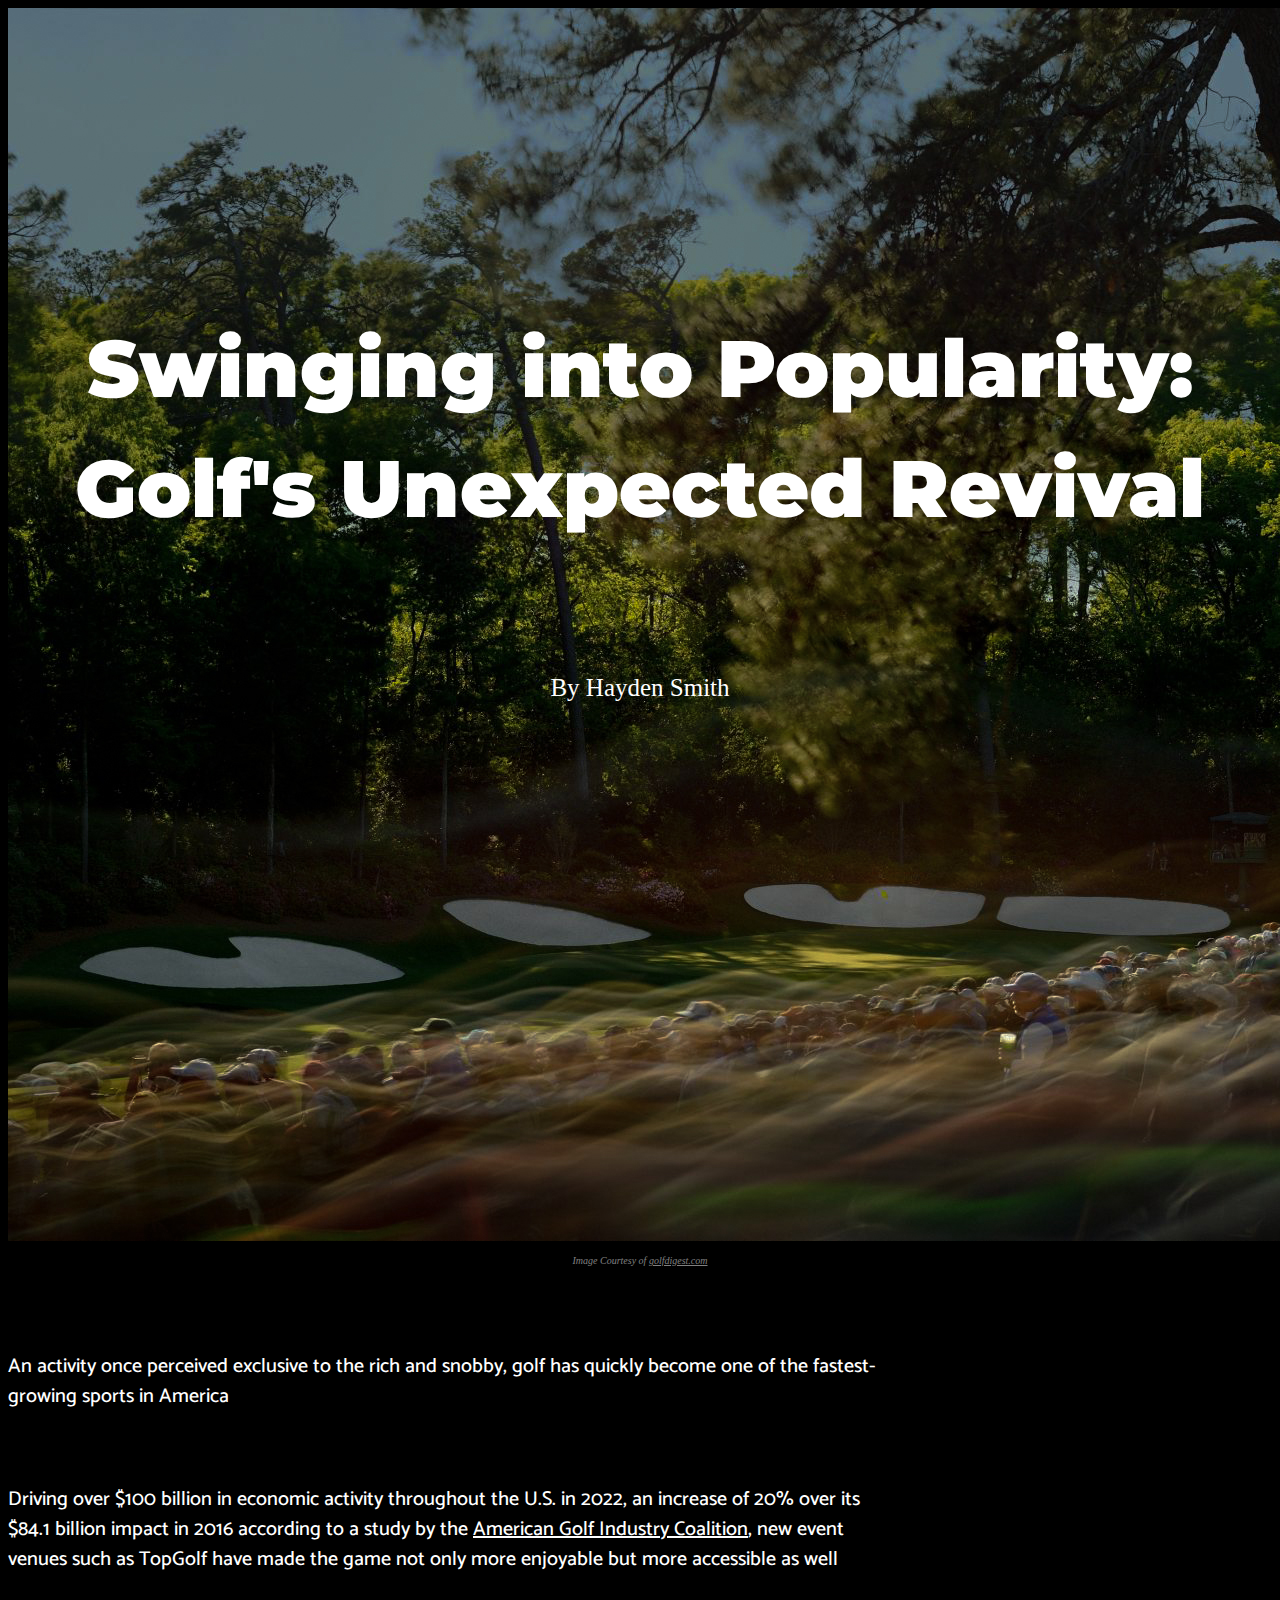
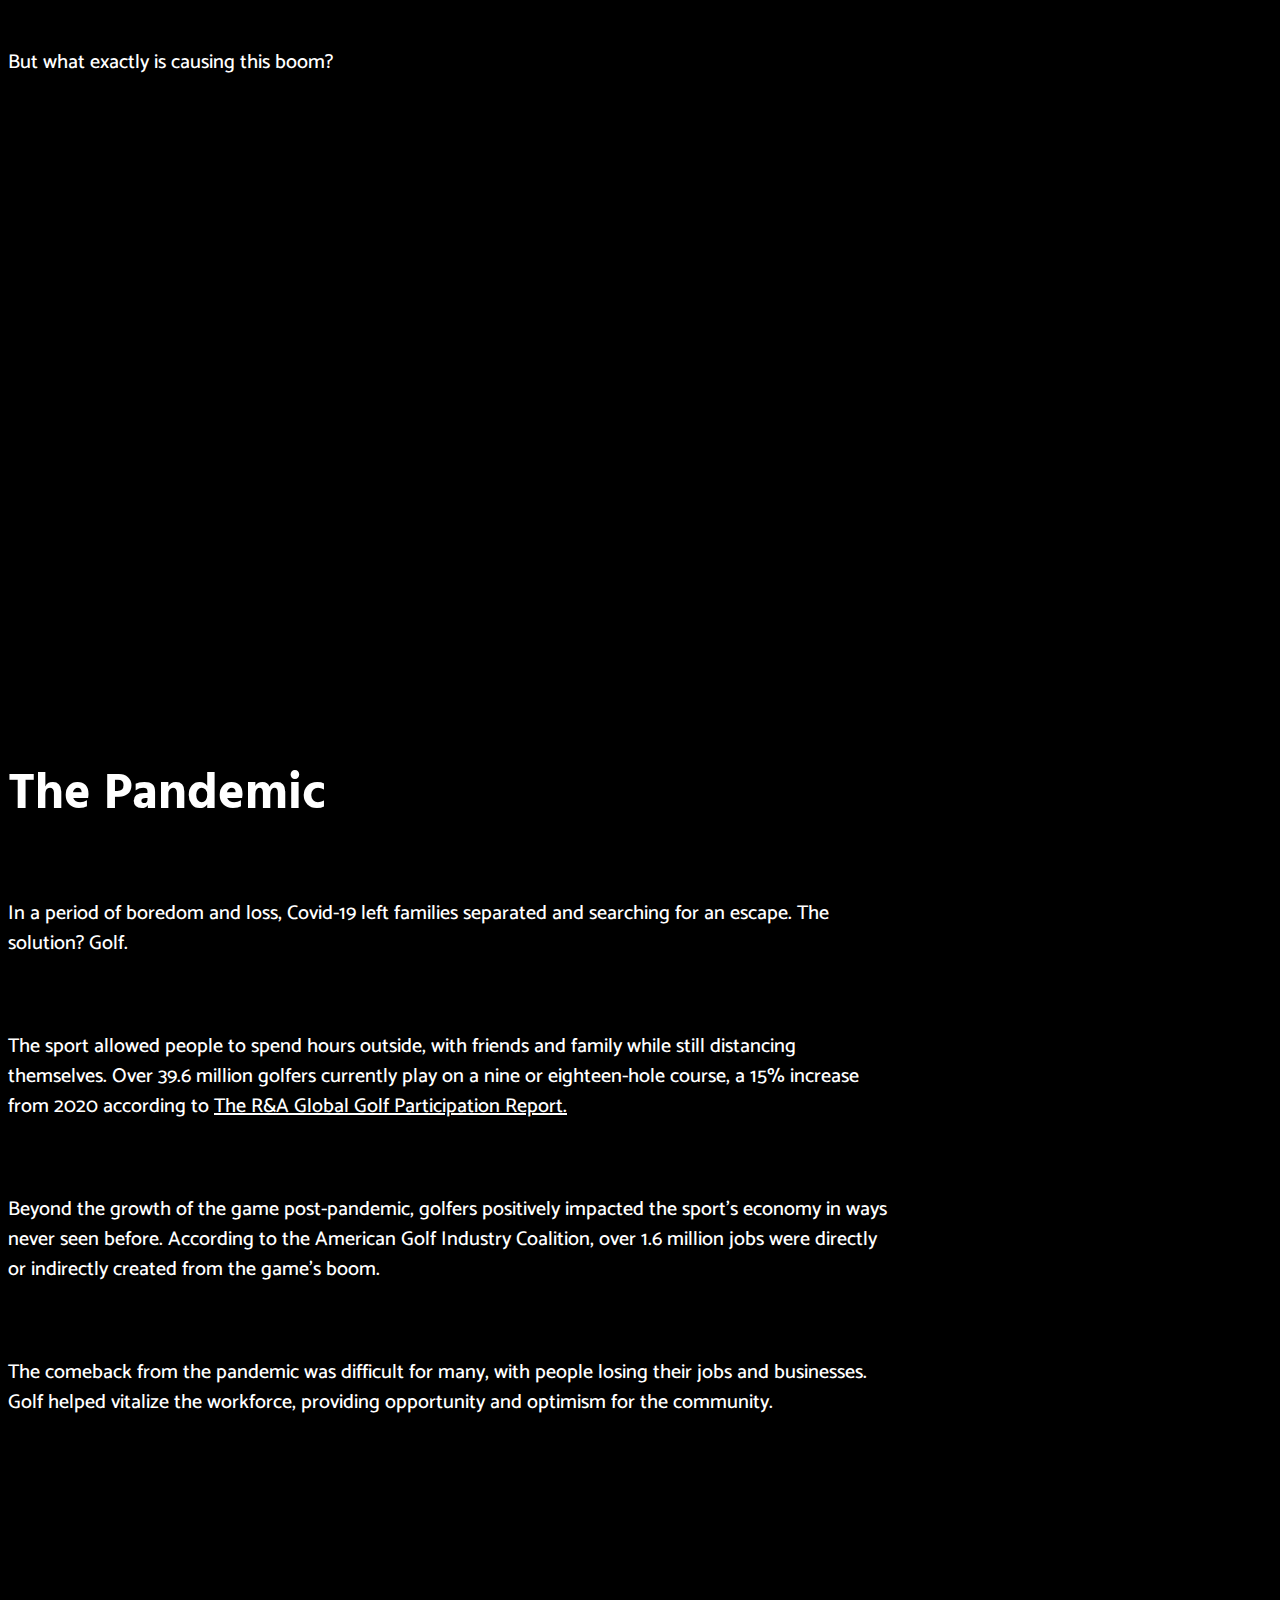
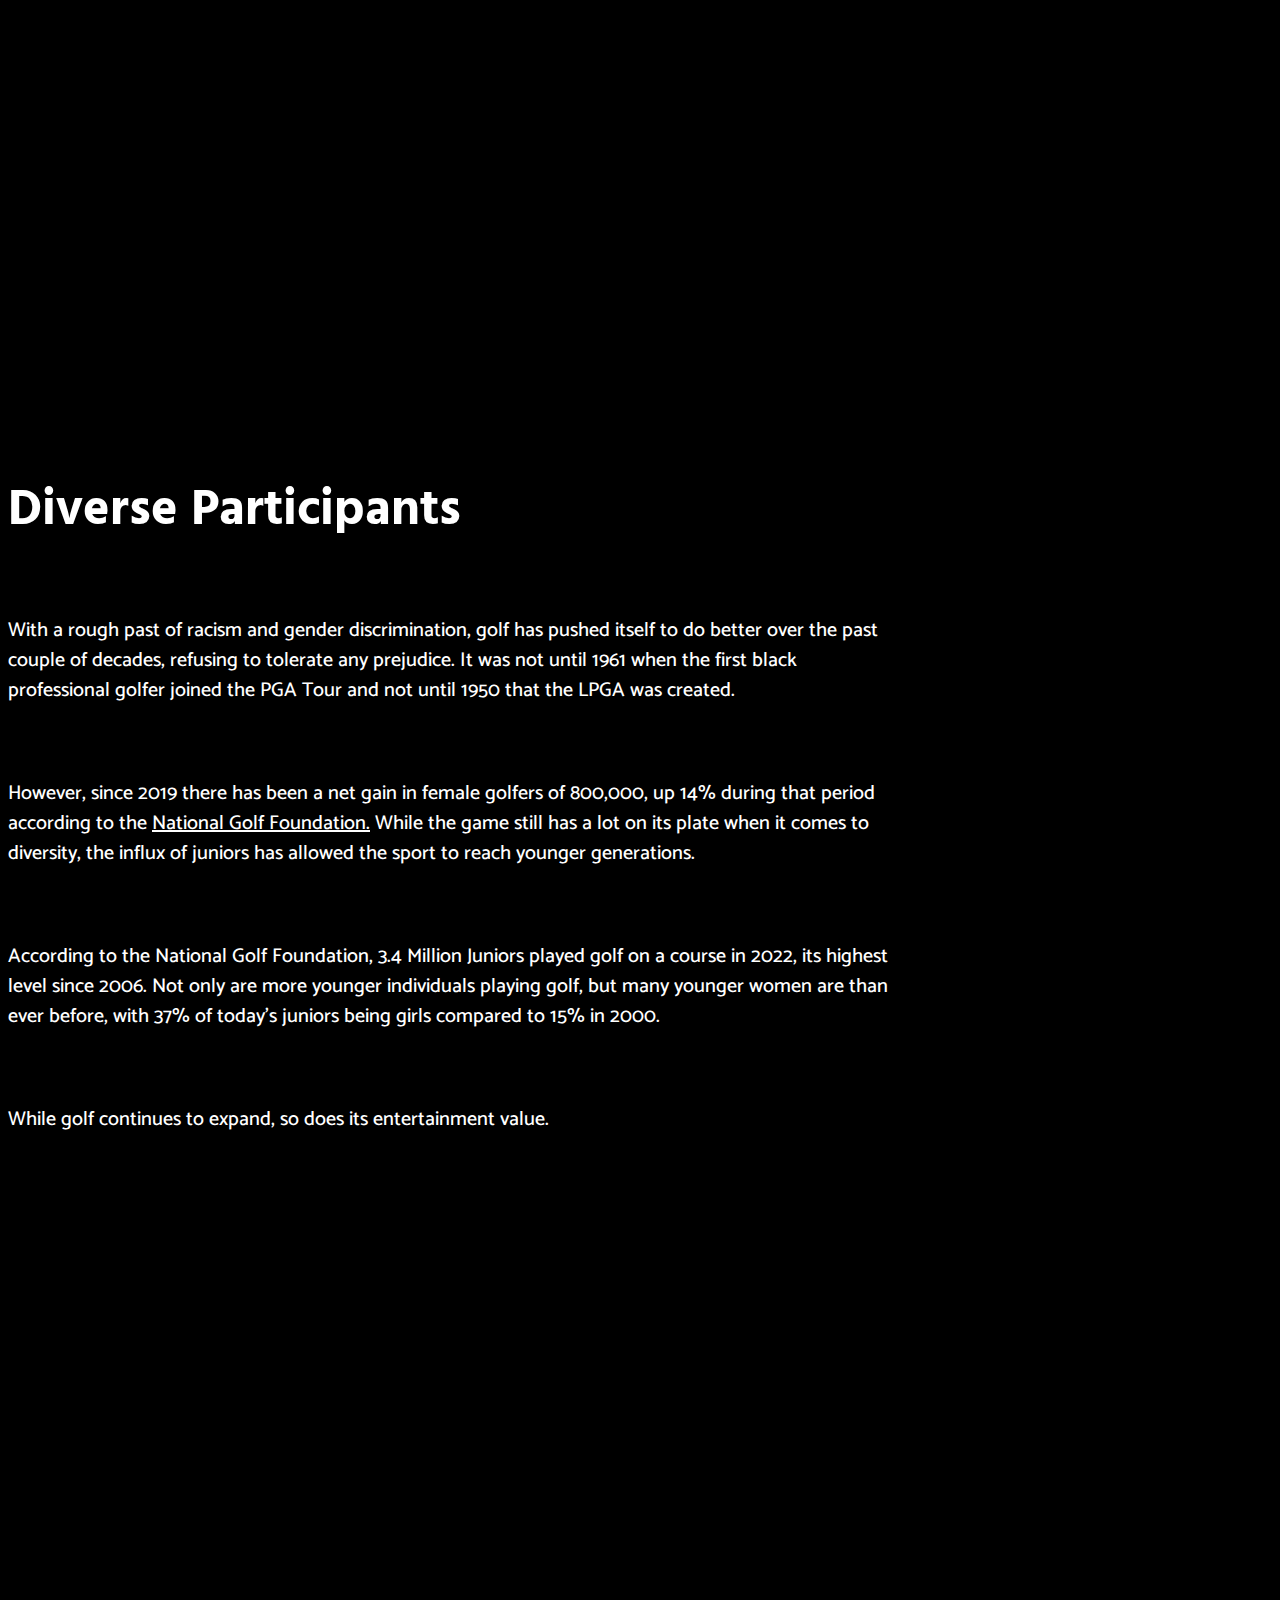
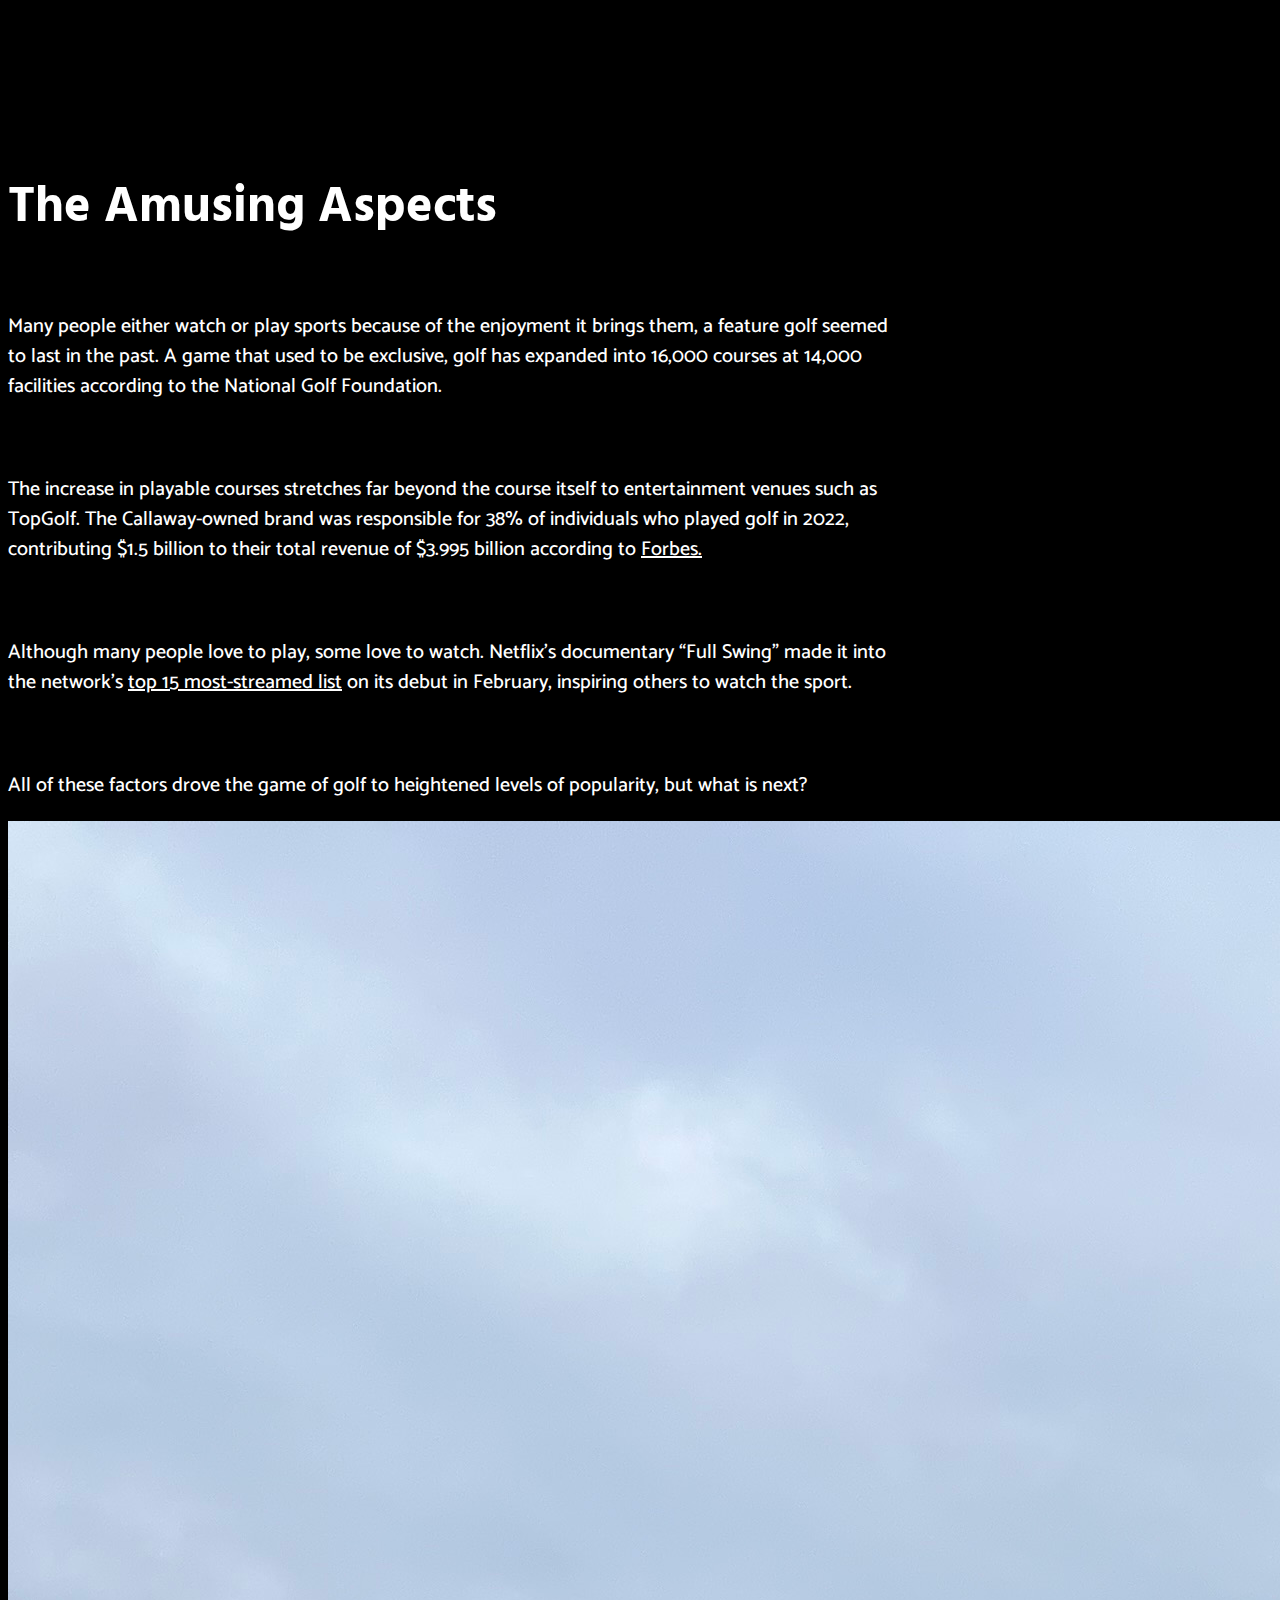
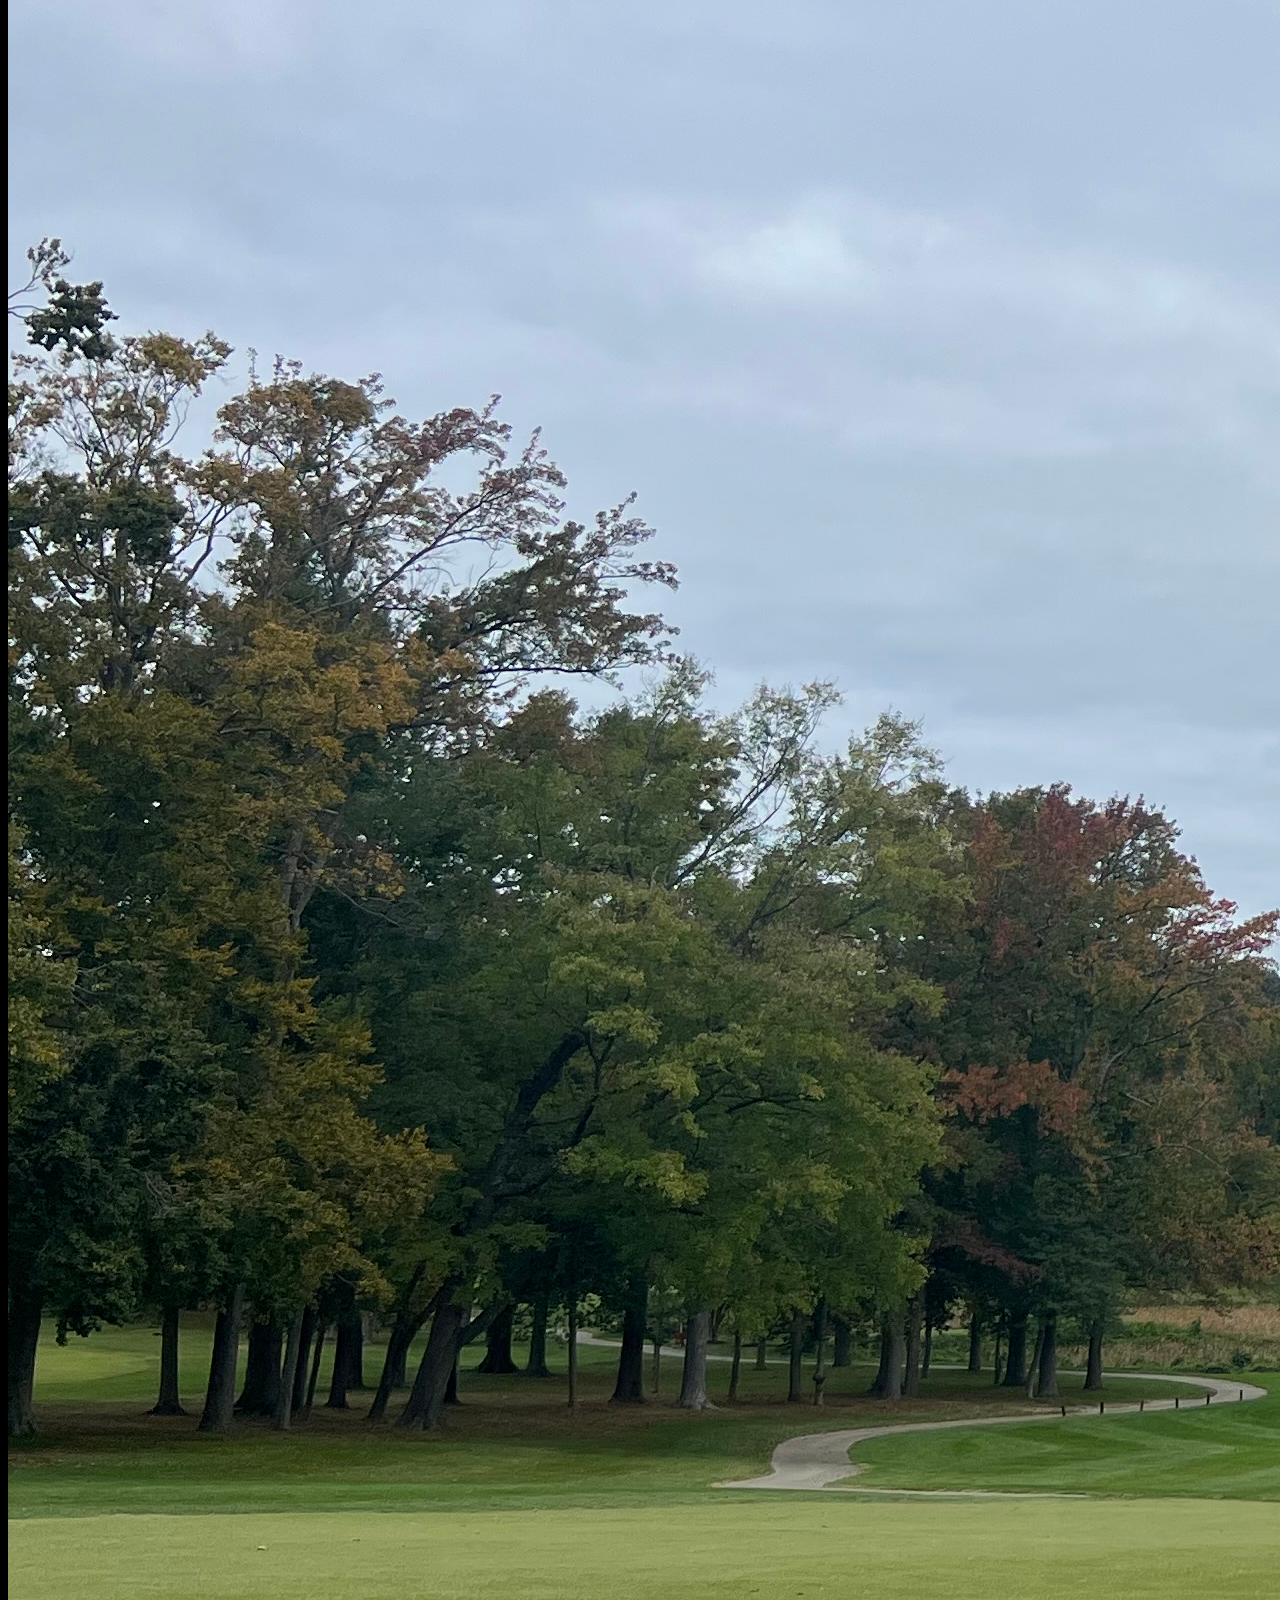
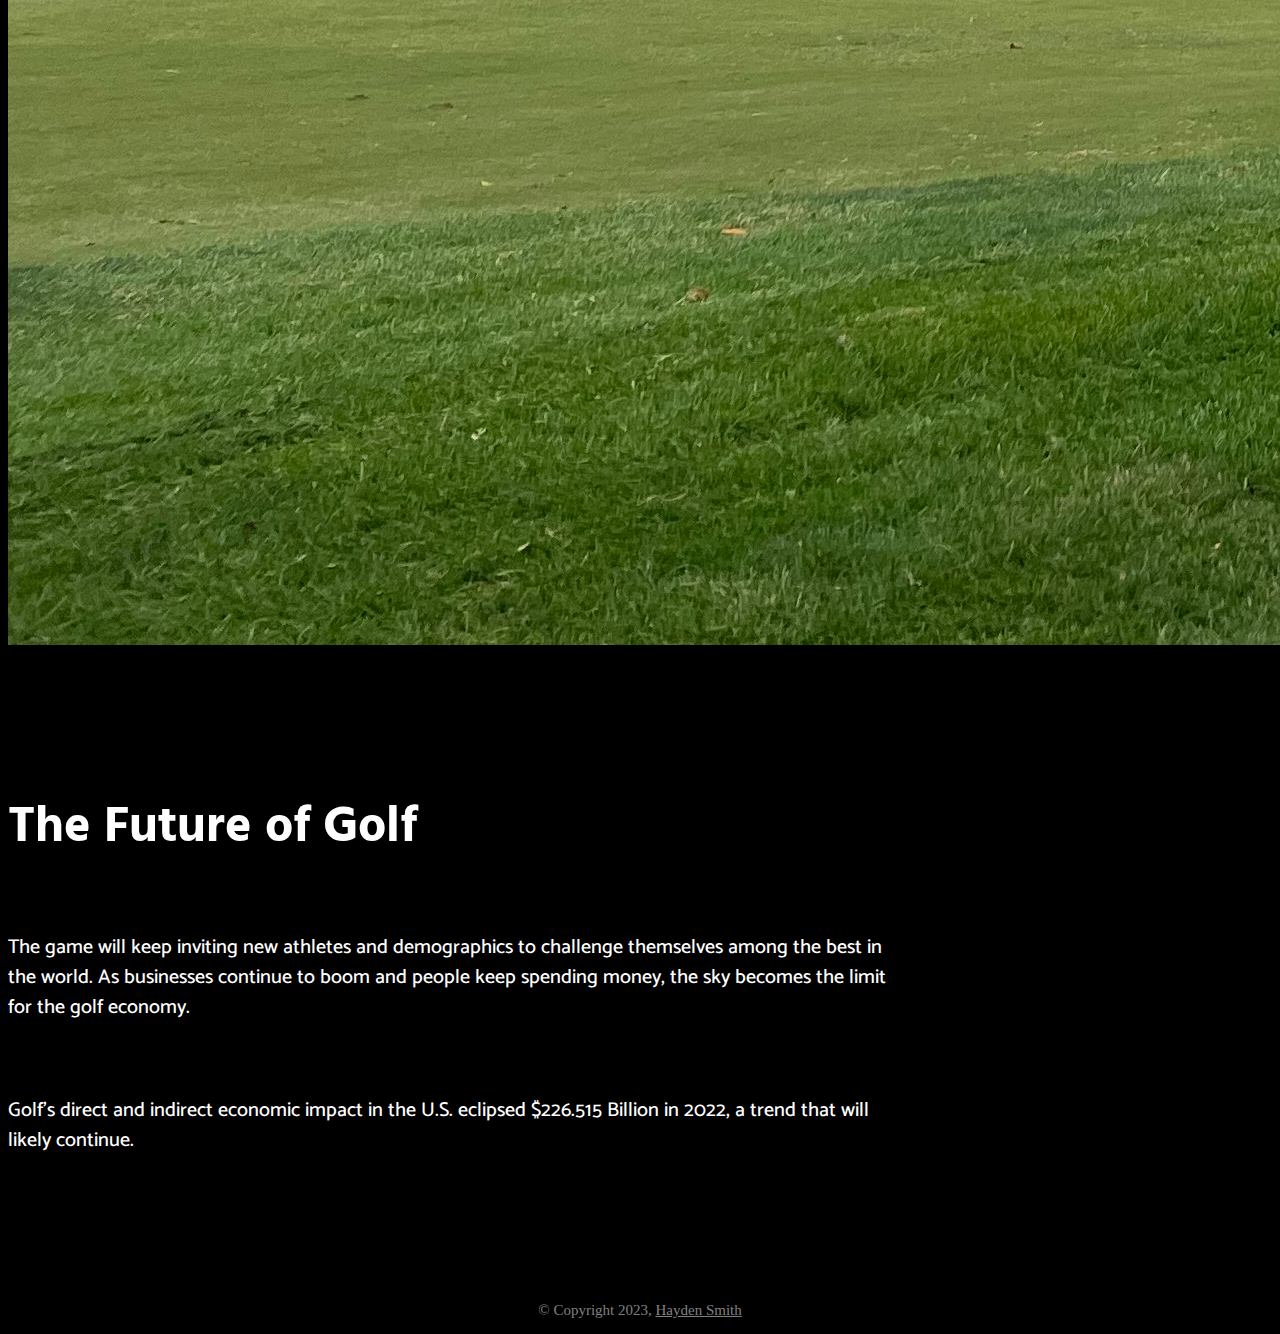
<file: Final Project/index.html>
<!DOCTYPE html>
<html lang="en">

<head>
    <!--meta info-->
    <meta charset="UTF-8">
    <meta name="viewport" content="width=device-width, initial-scale=1.0">
    <meta http-equiv="X-UA-Compatible" content="ie=edge">
    <!--seo fields-->
    <title>Golf's Unexpected Revival</title>
    <meta name="description" content="the sudden rise in golf's populariy">
    <!--css-->
    <link rel="preconnect" href="https://fonts.googleapis.com">
    <link rel="preconnect" href="https://fonts.gstatic.com" crossorigin>
    <link href="https://fonts.googleapis.com/css2?family=Catamaran&family=Hind:wght@500&family=Montserrat&display=swap"
        rel="stylesheet">
    <link href="https://cdn.jsdelivr.net/npm/bootstrap@5.3.2/dist/css/bootstrap.min.css" rel="stylesheet"
        integrity="sha384-T3c6CoIi6uLrA9TneNEoa7RxnatzjcDSCmG1MXxSR1GAsXEV/Dwwykc2MPK8M2HN" crossorigin="anonymous">
    <link rel="stylesheet" href="css/final.css">
</head>

<body>
    <header>
        <img src="media/augusta.jpg" class="img-fluid" alt="course">
        <i>Image Courtesy of <a href="https://www.golfdigest.com/story/masters-2022-future-innovations" class="digest">golfdigest.com</a></i>
        <div class="center">
            <h1>Swinging into Popularity:<br>Golf's Unexpected Revival</h1>
            <br>
            <p>By Hayden Smith</p>
        </div>
    </header>
    <main>
        <div class="container">
                <p>An activity once perceived exclusive to the rich and snobby, golf has quickly become one of the
                    fastest-growing sports in America</p>
                <br>
                <p>Driving over $100 billion in economic activity throughout the U.S. in 2022, an increase of 20% over
                    its $84.1 billion impact in 2016 according to a study by the <a href="https://www.golfcoalition.org/_files/ugd/e10443_74f0b4605e1144daa7da7f1cf2403ef9.pdf" class="source">American Golf Industry Coalition</a>, new event
                    venues such as TopGolf have made the game not only more enjoyable but more accessible as well</p>
                <br>
                <p>But what exactly is causing this boom?</p>
                <iframe title="SIZING THE DIRECT GOLF
ECONOMY" aria-label="Donut Chart" id="datawrapper-chart-Ofbbk" src="https://datawrapper.dwcdn.net/Ofbbk/8/"
                    scrolling="no" frameborder="0" style="width: 0; min-width: 100% !important; border: none;"
                    height="469" data-external="1"></iframe>
                <script type="text/javascript">!function () { "use strict"; window.addEventListener("message", (function (a) { if (void 0 !== a.data["datawrapper-height"]) { var e = document.querySelectorAll("iframe"); for (var t in a.data["datawrapper-height"]) for (var r = 0; r < e.length; r++)if (e[r].contentWindow === a.source) { var i = a.data["datawrapper-height"][t] + "px"; e[r].style.height = i } } })) }();
                </script>
                <h2>The Pandemic</h2>
                <p>In a period of boredom and loss, Covid-19 left families separated and searching for an escape. The
                    solution? Golf.</p>
                <br>
                <p>The sport allowed people to spend hours outside, with friends and family while still distancing
                    themselves. Over 39.6 million golfers currently play on a nine or eighteen-hole course, a 15%
                    increase from 2020 according to <a href="https://assets-us-01.kc-usercontent.com/c42c7bf4-dca7-00ea-4f2e-373223f80f76/5e780495-cdee-4157-ad3f-3f1aef5a773b/The%20R%26A%20Global%20Golf%20Participation%20Report%202023.pdf" class="source">The R&A Global Golf Participation Report.</a></p>
                <br>
                <p>Beyond the growth of the game post-pandemic, golfers positively impacted the sport’s economy in ways
                    never seen before. According to the American Golf Industry Coalition, over 1.6 million jobs were
                    directly or indirectly created from the game’s boom.</p>
                <br>
                <p>The comeback from the pandemic was difficult for many, with people losing their jobs and businesses.
                    Golf helped vitalize the workforce, providing opportunity and optimism for the community.</p>
                <iframe title="Number of 9 &amp;amp; 18 hole golfers by year" aria-label="Column Chart"
                    id="datawrapper-chart-A2EZN" src="https://datawrapper.dwcdn.net/A2EZN/8/" scrolling="no"
                    frameborder="0" style="width: 0; min-width: 100% !important; border: none;" height="445"
                    data-external="1"></iframe>
                <script type="text/javascript">!function () { "use strict"; window.addEventListener("message", (function (a) { if (void 0 !== a.data["datawrapper-height"]) { var e = document.querySelectorAll("iframe"); for (var t in a.data["datawrapper-height"]) for (var r = 0; r < e.length; r++)if (e[r].contentWindow === a.source) { var i = a.data["datawrapper-height"][t] + "px"; e[r].style.height = i } } })) }();
                </script>
                <h2>Diverse Participants</h2>
                <p>With a rough past of racism and gender discrimination, golf has pushed itself to do better over the
                    past couple of decades, refusing to tolerate any prejudice. It was not until 1961 when the first
                    black professional golfer joined the PGA Tour and not until 1950 that the LPGA was created.</p>
                <br>
                <p>However, since 2019 there has been a net gain in female golfers of 800,000, up 14% during that period
                    according to the <a href="https://www.ngf.org/golf-industry-research/#golfers" class="source">National Golf Foundation.</a>  While the game still has a lot on its plate when it comes
                    to diversity, the influx of juniors has allowed the sport to reach younger generations.</p>
                <br>
                <p>According to the National Golf Foundation, 3.4 Million Juniors played golf on a course in 2022, its
                    highest level since 2006. Not only are more younger individuals playing golf, but many younger women
                    are than ever before, with 37% of today's juniors being girls compared to 15% in 2000.</p>
                <br>
                <p>While golf continues to expand, so does its entertainment value.</p>
                <iframe title="Change in Player Participation" aria-label="Grouped Columns" id="datawrapper-chart-iTx4G" src="https://datawrapper.dwcdn.net/iTx4G/9/" scrolling="no" frameborder="0" style="width: 0; min-width: 100% !important; border: none;" height="425" data-external="1"></iframe><script type="text/javascript">!function(){"use strict";window.addEventListener("message",(function(a){if(void 0!==a.data["datawrapper-height"]){var e=document.querySelectorAll("iframe");for(var t in a.data["datawrapper-height"])for(var r=0;r<e.length;r++)if(e[r].contentWindow===a.source){var i=a.data["datawrapper-height"][t]+"px";e[r].style.height=i}}}))}();
                </script>
                <h2>The Amusing Aspects</h2>
                <p>Many people either watch or play sports because of the enjoyment it brings them, a feature golf
                    seemed to last in the past. A game that used to be exclusive, golf has expanded into 16,000 courses
                    at 14,000 facilities according to the National Golf Foundation.</p>
                <br>
                <p>The increase in playable courses stretches far beyond the course itself to entertainment venues such
                    as TopGolf. The Callaway-owned brand was responsible for 38% of individuals who played golf in 2022,
                    contributing $1.5 billion to their total revenue of $3.995 billion according to <a href="https://www.forbes.com/sites/michaellore/2023/04/04/topgolf-callaway-brands-positioned-to-thrive-as-golf-industry-evolves/?sh=4de113dd4444" class="source">Forbes.</a></p>
                <br>
                <p>Although many people love to play, some love to watch. Netflix’s documentary “Full Swing” made it
                    into the network's <a href="https://www.golfdigest.com/story/why-theres-good-reason-to-believe-golfs-surge-in-popularity-will-endure" class="source">top 15 most-streamed list</a> on its debut in February, inspiring others to watch the
                    sport.</p>
                <br>
                <p> All of these factors drove the game of golf to heightened levels of popularity, but what is next?
                </p>
                <img src="media/personal.jpg" class="img-fluid" alt="golf course">
                <h2>The Future of Golf</h2>
                <p>The game will keep inviting new athletes and demographics to challenge themselves among the best in
                    the world. As businesses continue to boom and people keep spending money, the sky becomes the limit
                    for the golf economy.</p>
                <br>
                <p>Golf’s direct and indirect economic impact in the U.S. eclipsed $226.515 Billion in 2022, a trend
                    that will likely continue.</p>
            </section>
        </div>
    </main>
    <footer>
        <p>&#169 Copyright 2023, <a href="https://haydensm1th.github.io/" class="portfolio">Hayden Smith</a></p>
    </footer>

   

    <script src="https://cdn.jsdelivr.net/npm/@popperjs/core@2.11.8/dist/umd/popper.min.js"
        integrity="sha384-I7E8VVD/ismYTF4hNIPjVp/Zjvgyol6VFvRkX/vR+Vc4jQkC+hVqc2pM8ODewa9r"
        crossorigin="anonymous"></script>
    <script src="https://cdn.jsdelivr.net/npm/bootstrap@5.3.2/dist/js/bootstrap.min.js"
        integrity="sha384-BBtl+eGJRgqQAUMxJ7pMwbEyER4l1g+O15P+16Ep7Q9Q+zqX6gSbd85u4mG4QzX+"
        crossorigin="anonymous"></script>
</body>

</html>
</file>
<file: Final Project/css/final.css>
body{
    background-color: black;
    color: white;
    font-size: 20px;
}

header{
    min-height: 100vh;
    text-align: center;
}

header i{
    font-size: 10px;
    color: gray;
}

.digest{
    color: gray;
}

.digest:hover{
    color: gray;
}

h1{
    font-family: 'Montserrat', sans-serif;
    font-size: 4em;
    font-weight: 1000;
    line-height: 1.5em;
}

.center{
    position: absolute;
    top: calc(35% - 3em);
    left: 0;
    text-align: center;
    width: 100%
}

.center p{
    font-size: 25px;
    font-weight: 400;
    line-height: 3em;
}

.container{
    padding: 5% 0;
    max-width: 70%;
    font-family: 'Catamaran', sans-serif;
}

.container p{
    font-weight: 500;
    line-height: 1.5em;
}

.source{
    color: white;
}

.source:hover{
    color: white;
}

h2{
    font-size: 2.5em;
    font-family: 'Hind', sans-serif;
    margin: 15% 0 5% 0;
    position: relative;
    display: inline-block;
}

h2::before {  
    transform: scaleX(0);
    transform-origin: bottom right;
  }
  
h2:hover::before {
    transform: scaleX(1);
    transform-origin: bottom left;
  }

h2::before {
    content: " ";
    position: absolute;
    inset: 0;
    background: hsl(147, 100%, 20%);
    z-index: -1;
    transition: transform 1.2s ease;
}


.main img{
    display: block;
    margin-left: auto;
    margin-right: auto;
    width: 75%;
    padding-bottom: 2em;
}

iframe{
    margin-top: 5%;
}

footer{
    text-align: center;
    margin-top: 5%;
    font-size: 15px;
    color: gray;
}

.portfolio{
    color: gray;
}

.portfolio:hover{
    color: #00FA19;
}


@media(max-width: 796px){
    h1{
        font-size: 2em;
    }
    .center{
        top: calc(20%);
    }
}

@media (max-width: 576px){
    .center{
        top: calc(50%);
    }
    body{
        font-size: 1em;
    }
    h1{
        font-size: 1.5em;
    }
    header i{
        font-size: .5em;
    }
}
</file>
